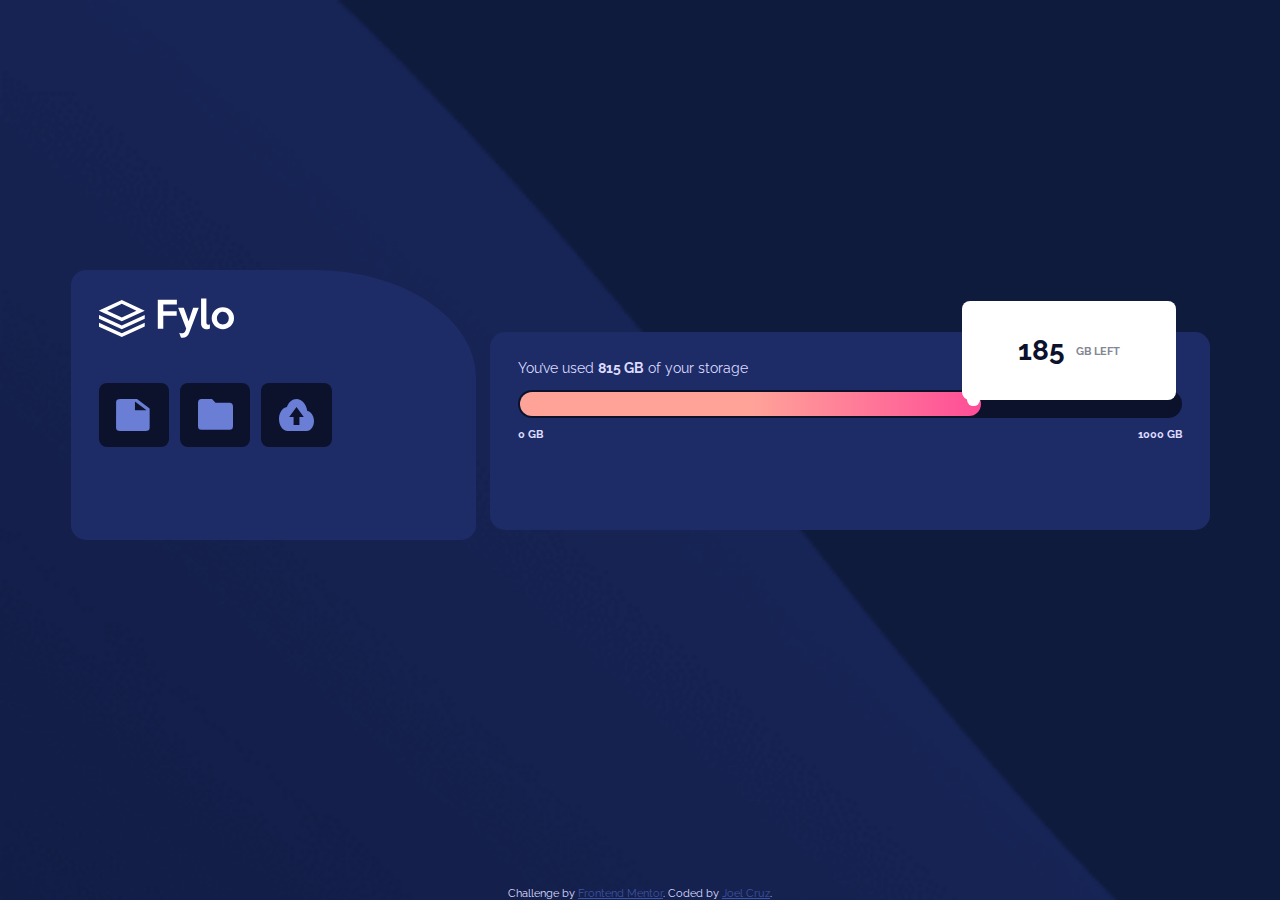
<file: Fylo data storage component master/index.html>
<!DOCTYPE html>
<html lang="en">
  <head>
    <meta charset="UTF-8" />
    <meta name="viewport" content="width=device-width, initial-scale=1.0" />
    <!-- displays site properly based on user's device -->

    <link
      rel="icon"
      type="image/png"
      sizes="32x32"
      href="./images/favicon-32x32.png"
    />

    <link rel="stylesheet" href="styles/style.css" />

    <title>Frontend Mentor | Fylo data storage component</title>

    <!-- Feel free to remove these styles or customise in your own stylesheet 👍 -->
    <style>
      .attribution {
        font-size: 11px;
        text-align: center;
      }
      .attribution a {
        color: hsl(228, 45%, 44%);
      }
    </style>
  </head>
  <body>
    <header class="header">
      <h1>Fylo data storage</h1>
      <img class="logo" src="images/logo.svg" alt="fylo logo" />
      <section class="options" aria-label="options">
        <h2>Options</h2>
        <div class="option" aria-label="files option">
          <img src="images/icon-document.svg" alt="files option icon" />
        </div>
        <div class="option" aria-label="storage option">
          <img src="images/icon-folder.svg" alt="storage option icon" />
        </div>
        <div class="option" aria-label="upload option">
          <img src="images/icon-upload.svg" alt="upload option icon" />
        </div>
      </section>
    </header>

    <main class="main">
      <h2>Storage state info</h2>
      <p>You’ve used <b>815 GB</b> of your storage</p>
      <div class="storage-bar" aria-label="storage used bar">
        <div class="value-bar"></div>
      </div>
      <p class="values">0 GB<span>1000 GB</span></p>
      <div class="storage-indicator" aria-label="available storage idicator">
        <p>185 <span>GB LEFT</span></p>
      </div>
    </main>

    <footer class="attribution" aria-label="author links">
      Challenge by
      <a
        href="https://www.frontendmentor.io?ref=challenge"
        target="_blank"
        aria-label="author Fronted Mentor link"
        >Frontend Mentor</a
      >. Coded by
      <a
        href="https://github.com/Joel252/Frontend-Mentor-Solutions/tree/master/Fylo%20data%20storage%20component%20master"
        aria-label="author repository link"
        >Joel Cruz</a
      >.
    </footer>
  </body>
</html>
</file>
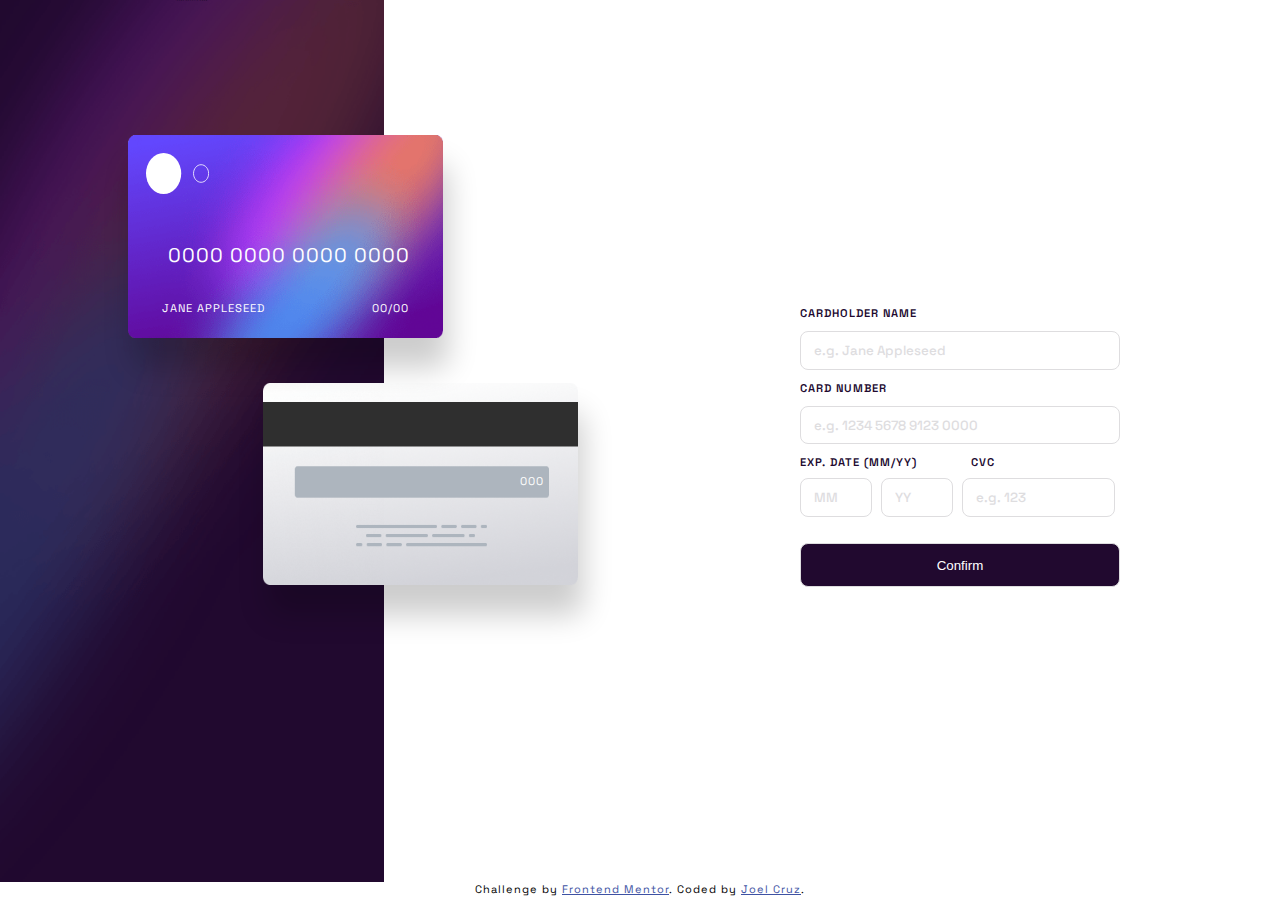
<file: Interactive card details form main/index.html>
<!DOCTYPE html>
<html lang="en">
  <head>
    <meta charset="UTF-8" />
    <meta name="viewport" content="width=device-width, initial-scale=1.0" />
    <!-- displays site properly based on user's device -->

    <link
      rel="icon"
      type="image/png"
      sizes="32x32"
      href="./images/favicon-32x32.png"
    />

    <link rel="stylesheet" href="styles/style.css" />

    <title>Frontend Mentor | Interactive card details form</title>

    <!-- Feel free to remove these styles or customise in your own stylesheet 👍 -->
    <style>
      .attribution {
        font-size: 11px;
        text-align: center;
      }
      .attribution a {
        color: hsl(228, 45%, 44%);
      }
    </style>
  </head>
  <body>
    <header class="header">
      <h1>Card details form</h1>
      <img class="bg-mobile" src="images/bg-main-mobile.png" />
      <img class="bg-desktop" src="images/bg-main-desktop.png" />

      <section class="card-container" aria-labelledby="card details view">
        <div id="front-card" class="card card--front">
          <img class="card__logo" src="images/card-logo.svg" />
          <img src="images/bg-card-front.png" />
          <p class="card__number">0000 0000 0000 0000</p>
          <p class="card__owner">Jane Appleseed</p>
          <p class="card__date">00/00</p>
        </div>
        <div id="back-card" class="card card--back">
          <img src="images/bg-card-back.png" />
          <p class="card__cvc">000</p>
        </div>
      </section>
    </header>

    <main class="main">
      <form class="form" action="" method="" aria-labelledby="card detail">
        <label for="card-name">Cardholder Name</label>
        <input
          type="text"
          name="card-name"
          id="card-name"
          placeholder="e.g. Jane Appleseed"
        />
        <p
          id="error-name"
          class="form--error hidden"
          aria-label="error message"
        >
          Can't be blank
        </p>
        <label for="card-number">Card Number</label>
        <input
          type="text"
          name="card-number"
          id="card-number"
          placeholder="e.g. 1234 5678 9123 0000"
        />
        <p
          id="error-number"
          class="form--error hidden"
          aria-label="error message"
        >
          Wrong format, numbers only
        </p>
        <section class="form--section" aria-label="exp input date and cvv">
          <label for="">Exp. Date (MM/YY)</label>
          <label for="card-cvv">cvc</label>
          <input
            type="number"
            name="card-month"
            id="card-month"
            placeholder="MM"
          />
          <input
            type="number"
            name="card-year"
            id="card-year"
            placeholder="YY"
          />
          <input
            type="text"
            name="card-cvc"
            id="card-cvc"
            class="form--input-cvc"
            placeholder="e.g. 123"
          />
          <p
            id="error-date"
            class="form--error hidden"
            aria-label="error message"
          >
            Can't be blank
          </p>
          <p
            id="error-cvc"
            class="form--error hidden"
            aria-label="error message"
          >
            Can't be blank
          </p>
        </section>
        <input id="btn-confirm" class="button" type="submit" value="Confirm" />
      </form>

      <!-- Completed state start -->
      <section class="completed-state hidden" aria-label="completed state">
        <img
          class="completed-state__img"
          src="images/icon-complete.svg"
          alt="complete"
        />
        <h2 class="completed-state__h2">Thank you!</h2>
        <p class="completed-state__p">We've added your card details</p>
        <input class="button" type="submit" value="Continue" />
      </section>
    </main>

    <footer class="attribution" aria-label="author links">
      Challenge by
      <a
        href="https://www.frontendmentor.io?ref=challenge"
        target="_blank"
        aria-label="author Fronted Mentor link"
        >Frontend Mentor</a
      >. Coded by
      <a
        href="https://github.com/Joel252/Frontend-Mentor-Solutions/tree/master/Interactive%20card%20details%20form%20main"
        aria-label="author repository link"
        >Joel Cruz</a
      >.
    </footer>

    <script src="js/main.js"></script>
  </body>
</html>
</file>
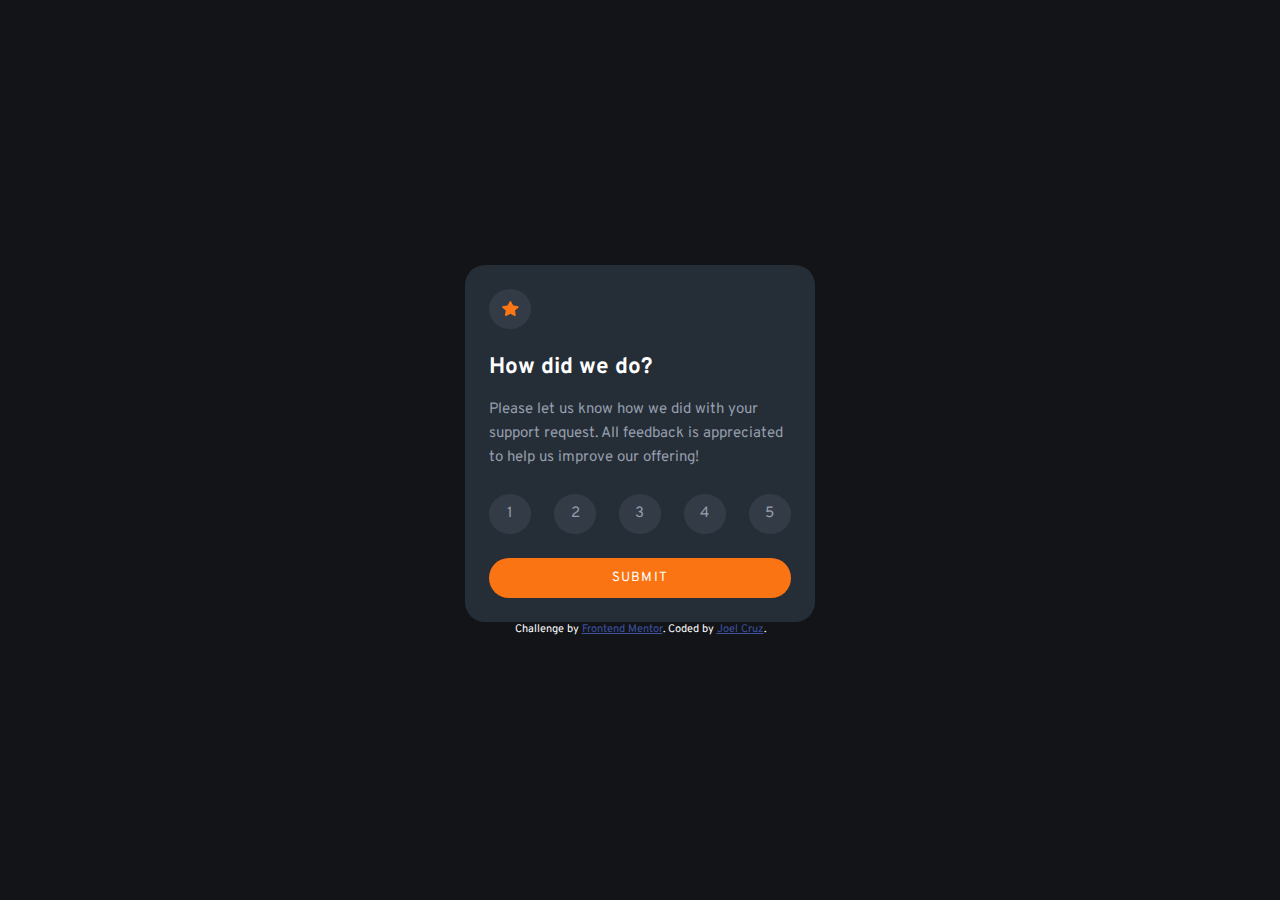
<file: Interactive rating component/index.html>
<!DOCTYPE html>
<html lang="en">
  <head>
    <meta charset="UTF-8" />
    <meta name="viewport" content="width=device-width, initial-scale=1.0" />
    <!-- displays site properly based on user's device -->

    <link
      rel="icon"
      type="image/png"
      sizes="32x32"
      href="./images/favicon-32x32.png"
    />

    <link rel="stylesheet" href="styles/style.css" />

    <title>Frontend Mentor | Interactive rating component</title>

    <!-- Feel free to remove these styles or customise in your own stylesheet 👍 -->
    <style>
      .attribution {
        font-size: 11px;
        text-align: center;
      }
      .attribution a {
        color: hsl(228, 45%, 44%);
      }
    </style>
  </head>
  <body>
    <!-- Rating state start -->
    <section id="container-form" class="container">
      <section class="card">
        <div class="card__icon">
          <img src="images/icon-star.svg" alt="icon rating" />
        </div>
        <div class="card__text">
          <h2>How did we do?</h2>
          <p>
            Please let us know how we did with your support request. All
            feedback is appreciated to help us improve our offering!
          </p>
        </div>
        <div class="card__ratings">
          <div class="card__ratings--rating">1</div>
          <div class="card__ratings--rating">2</div>
          <div class="card__ratings--rating">3</div>
          <div class="card__ratings--rating">4</div>
          <div class="card__ratings--rating">5</div>
        </div>
        <button type="submit">SUBMIT</button>
      </section>
    </section>
    <!-- Rating state end -->

    <!-- Thank you state start -->
    <section id="container-msj" class="container">
      <section class="card">
        <div class="card__img-content">
          <img src="images/illustration-thank-you.svg" alt="image decoration" />
        </div>
        <!-- Add rating here -->
        <div class="card__rating">
          <p>You selected <span>-</span> out of 5</p>
        </div>
        <div class="card__text card__text--center">
          <h2>Thank you!</h2>
          <p>
            We appreciate you taking the time to give a rating. If you ever need
            more support, don’t hesitate to get in touch!
          </p>
        </div>
      </section>
    </section>
    <!-- Thank you state end -->

    <div class="attribution">
      Challenge by
      <a href="https://www.frontendmentor.io?ref=challenge" target="_blank"
        >Frontend Mentor</a
      >. Coded by
      <a
        href="https://github.com/Joel252/Frontend-Mentor-Solutions/tree/master/Interactive%20rating%20component"
        >Joel Cruz</a
      >.
    </div>
    <script src="js/main.js"></script>
  </body>
</html>
</file>
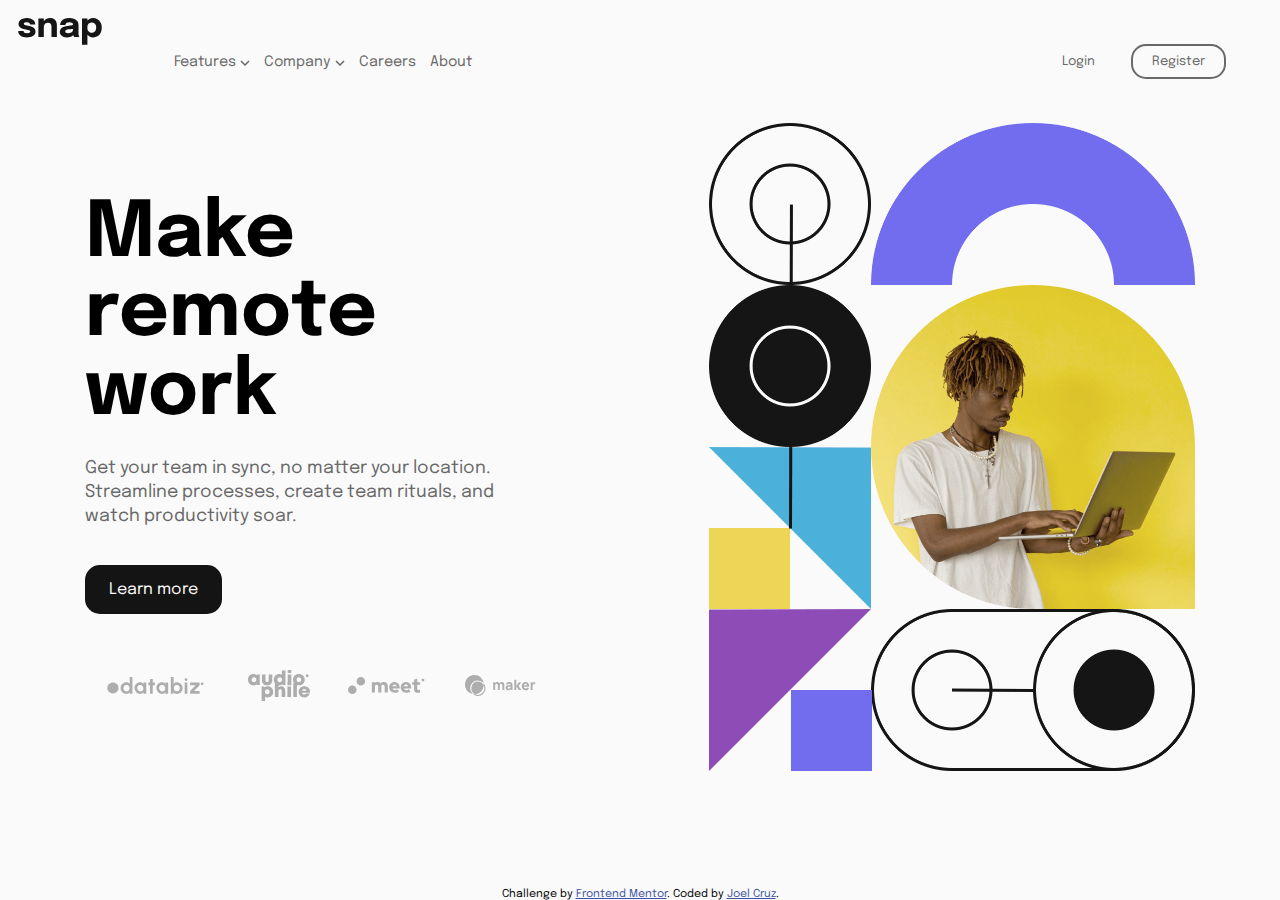
<file: Intro section with dropdown navigation/index.html>
<!DOCTYPE html>
<html lang="en">
  <head>
    <meta charset="UTF-8" />
    <meta name="viewport" content="width=device-width, initial-scale=1.0" />
    <!-- displays site properly based on user's device -->

    <link
      rel="icon"
      type="image/png"
      sizes="32x32"
      href="./images/favicon-32x32.png"
    />
    <link rel="stylesheet" href="styles/style.css" />

    <title>Frontend Mentor | Intro section with dropdown navigation</title>

    <!-- Feel free to remove these styles or customise in your own stylesheet 👍 -->
    <style>
      .attribution {
        font-size: 11px;
        text-align: center;
      }
      .attribution a {
        color: hsl(228, 45%, 44%);
      }
    </style>
  </head>
  <body>
    <header>
      <a class="logo" href="#" aria-label="snap home page">
        <img src="images/logo.svg" alt="snap logo" />
      </a>
      <!--Nav desktop start-->
      <nav class="nav">
        <section class="option" aria-label="menu">
          <a id="features-content" href="#" aria-label="features content">
            Features
            <img
              src="images/icon-arrow-down.svg"
              alt="collapse content"
              class="extend"
            />
            <img
              src="images/icon-arrow-up.svg"
              alt="extend content"
              class="hidden"
            />
          </a>
          <ul id="nav-features" class="hidden">
            <li>
              <a href="#" aria-label="todo list tab"
                ><img src="images/icon-todo.svg" alt="todo icon" />
                Todo List
              </a>
            </li>
            <li>
              <a href="#" aria-label="calendar tab">
                <img src="images/icon-calendar.svg" alt="calendar icon" />
                Calendar
              </a>
            </li>
            <li>
              <a href="#" aria-label="reminders tab">
                <img src="images/icon-reminders.svg" alt="reminders icon" />
                Reminders
              </a>
            </li>
            <li>
              <a href="#" aria-label="planning tab">
                <img src="images/icon-planning.svg" alt="planning icon" />
                Planning
              </a>
            </li>
          </ul>
          <a id="companies-content" href="#" aria-label="company content">
            Company
            <img src="images/icon-arrow-down.svg" alt="collapse content" />
            <img
              src="images/icon-arrow-up.svg"
              alt="extend content"
              class="hidden"
            />
          </a>
          <ul id="nav-companies" class="hidden">
            <li><a href="#" aria-label="history tab">History</a></li>
            <li><a href="#" aria-label="our team tab">Our team</a></li>
            <li><a href="#" aria-label="blog tab">Blog</a></li>
          </ul>
          <a href="#" aria-label="careers tab"> Careers </a>
          <a href="#" aria-label="about tab">About</a>
        </section>
        <section class="nav-buttons" aria-label="buttons for login on website">
          <a
            href="#"
            class="login"
            aria-label="link to login form"
            role="button"
            >Login</a
          >
          <a
            href="#"
            class="register"
            aria-label="link to register form"
            role="button"
            >Register</a
          >
        </section>
      </nav>
      <!--Nav mobile end-->

      <a id="open-menu" href="#" aria-label="icon to expand the menu">
        <img src="images/icon-menu.svg" alt="open menu" />
      </a>

      <!--Nav mobile start-->
      <div class="overlay hidden">
        <nav class="navmovile">
          <a id="close-menu" href="#" aria-label="icon to expand the menu">
            <img src="images/icon-close-menu.svg" alt="close menu" />
          </a>
          <a id="navmobile-features-content" href="#" aria-label="features content">
            Features
            <img src="images/icon-arrow-down.svg" alt="collapse content" />
            <img
              src="images/icon-arrow-up.svg"
              alt="extend content"
              class="hidden"
            />
          </a>
          <ul id="navmobile-features" class="hidden">
            <li>
              <a href="#" aria-label="todo list tab"
                ><img src="images/icon-todo.svg" alt="todo icon" />
                Todo List
              </a>
            </li>
            <li>
              <a href="#" aria-label="calendar tab">
                <img src="images/icon-calendar.svg" alt="calendar icon" />
                Calendar
              </a>
            </li>
            <li>
              <a href="#" aria-label="reminders tab">
                <img src="images/icon-reminders.svg" alt="reminders icon" />
                Reminders
              </a>
            </li>
            <li>
              <a href="#" aria-label="planning tab">
                <img src="images/icon-planning.svg" alt="planning icon" />
                Planning
              </a>
            </li>
          </ul>
          <a id="navmobile-companies-content" href="#" aria-label="company content">
            Company
            <img src="images/icon-arrow-down.svg" alt="collapse content" />
            <img
              src="images/icon-arrow-up.svg"
              alt="extend content"
              class="hidden"
            />
          </a>
          <ul id="navmobile-companies" class="hidden">
            <li><a href="#" aria-label="history tab">History</a></li>
            <li><a href="#" aria-label="our team tab">Our team</a></li>
            <li><a href="#" aria-label="blog tab">Blog</a></li>
          </ul>
          <a href="#" aria-label="careers tab"> Careers </a>
          <a href="#" aria-label="about tab">About</a>

          <section class="buttons" aria-label="buttons for login on website">
            <a
              href="#"
              class="login"
              aria-label="link to login form"
              role="button"
              >Login</a
            >
            <a
              href="#"
              class="register"
              aria-label="link to register form"
              role="button"
              >Register</a
            >
          </section>
        </nav>
      </div>
      <!--Nav mobile end-->
    </header>

    <section class="banner" role="banner">
      <img
        src="images/image-hero-mobile.png"
        alt="snap homepage banner"
        class="mobile-banner"
      />
      <img
        src="images/image-hero-desktop.png"
        alt="snap homepage banner"
        class="desktop-banner"
      />
    </section>

    <main>
      <h1>Make remote work</h1>

      <article>
        <p>
          Get your team in sync, no matter your location. Streamline processes,
          create team rituals, and watch productivity soar.
        </p>
        <a
          href="#"
          class="button"
          aria-label="link to content about remote work"
          role="button"
          >Learn more</a
        >
      </article>

      <section class="clients" aria-label="clients that validate the website">
        <div>
          <img src="images/client-databiz.svg" alt="logo from databiz" />
        </div>
        <div>
          <img src="images/client-audiophile.svg" alt="logo from audiophile" />
        </div>
        <div>
          <img src="images/client-meet.svg" alt="logo from meet" />
        </div>
        <div>
          <img src="images/client-maker.svg" alt="logo from maker" />
        </div>
      </section>
    </main>

    <footer class="attribution">
      Challenge by
      <a
        href="https://www.frontendmentor.io?ref=challenge"
        target="_blank"
        aria-label="link to Frontend Mentor"
        >Frontend Mentor</a
      >. Coded by
      <a
        href="https://github.com/Joel252/Frontend-Mentor-Solutions/tree/master/Intro%20section%20with%20dropdown%20navigation"
        aria-label="link to author repository"
        >Joel Cruz</a
      >.
    </footer>

    <script src="main.js"></script>
  </body>
</html>
</file>
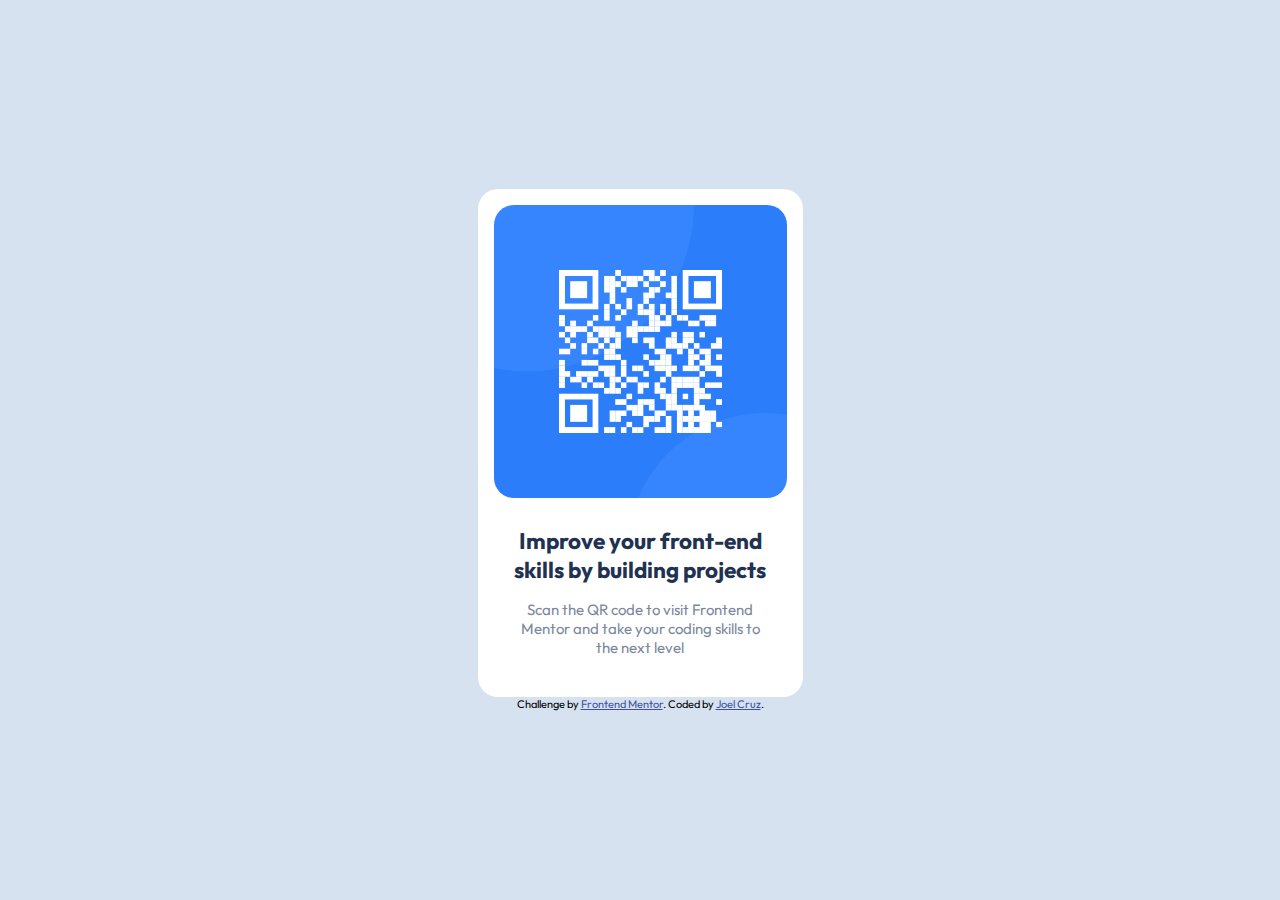
<file: QR code component/index.html>
<!DOCTYPE html>
<html lang="en">
  <head>
    <meta charset="UTF-8" />
    <meta name="viewport" content="width=device-width, initial-scale=1.0" />
    <!-- displays site properly based on user's device -->

    <link
      rel="icon"
      type="image/png"
      sizes="32x32"
      href="./images/favicon-32x32.png"/>

    <link rel="stylesheet" href="styles/style.css" />

    <title>Frontend Mentor | QR code component</title>

    <!-- Feel free to remove these styles or customise in your own stylesheet 👍 -->
    <style>
      .attribution {
        font-size: 11px;
        text-align: center;
      }
      .attribution a {
        color: hsl(228, 45%, 44%);
      }
    </style>
  </head>
  <body>
    <section class="container">
        <div class="card">
          <img src="images/image-qr-code.png" alt="QR preview" />
          <div class="text">
              <h2>Improve your front-end skills by building projects</h2>
              <p>Scan the QR code to visit Frontend Mentor and take your coding skills to the next level</p>
          </div>
        </div>
    </section>
    
    <div class="attribution">
        Challenge by
      <a href="https://www.frontendmentor.io?ref=challenge" target="_blank">Frontend Mentor</a>. Coded by
      <a href="https://github.com/Joel252/Frontend-Mentor-Solutions/tree/master/QR%20code%20component">Joel Cruz</a>.
    </div>
  </body>
</html>
</file>
<file: Fylo data storage component master/styles/style.css>
@import url("https://fonts.googleapis.com/css2?family=Raleway:wght@400;700&display=swap");

:root {
  /* Primary color */
  --Gradient: linear-gradient(
    90deg,
    hsl(6, 100%, 80%),
    hsl(6, 100%, 80%),
    hsl(335, 100%, 65%)
  );
  /* Neutral colors */
  --Pale-Blue: hsl(243, 100%, 93%);
  --Grayish-Blue: hsl(229, 7%, 55%);
  --Dark-Blue: hsl(228, 56%, 26%);
  --Very-Dark-Blue: hsl(229, 57%, 11%);
}
* {
  margin: 0;
  padding: 0;
}
body {
  font-family: "Raleway", sans-serif;
  font-size: 14px;
  color: var(--Pale-Blue);
  height: 90vh;
  background-image: url("../images/bg-mobile.png");
  background-size: cover;
  display: flex;
  flex-direction: column;
  justify-content: center;
  align-items: center;
  gap: 1em;
}

/* Header styles */
h1,
h2 {
  font-size: 0px;
}
.header {
  background-color: var(--Dark-Blue);
  border-radius: 15px 40% 15px 15px;
  padding: 2em;
  box-sizing: border-box;
  height: 30vh;
  width: 45vh;
  min-height: 190px;
  min-width: 310px;
}
.options {
  padding: 3em 0;
  width: 70%;
  height: 30%;
  display: flex;
}
.option {
  background-color: var(--Very-Dark-Blue);
  border-radius: 8px;
  width: 30%;
  height: 100%;
  margin-right: 0.8em;
  display: flex;
  justify-content: center;
  align-items: center;
}
.option img {
  width: 50%;
  height: 50%;
}

/* Main styles */
.main {
  background-color: var(--Dark-Blue);
  border-radius: 15px;
  padding: 2em;
  box-sizing: border-box;
  height: 20vh;
  min-height: 140px;
  width: 45vh;
  min-width: 310px;
  text-align: center;
}
.storage-bar {
  background: var(--Very-Dark-Blue);
  border-radius: 15px;
  margin-top: 1em;
  width: 100%;
  height: 20%;
  padding: 0.15em;
  box-sizing: border-box;
}
.value-bar {
  background: var(--Gradient);
  border-radius: 15px;
  width: 70%;
  height: 100%;
  position: relative;
}
.value-bar::after {
  content: "";
  display: block;
  background: white;
  width: 0.7em;
  height: 0.7em;
  border-radius: 50%;
  position: absolute;
  margin: 0.1em;
  right: 0;
}
.values {
  width: 100%;
  display: flex;
  justify-content: space-between;
  font-weight: bold;
  font-size: 0.8em;
  padding-top: 0.8em;
}
.storage-indicator {
  background-color: white;
  border-radius: 8px;
  padding: 0.5em;
  width: 60%;
  height: 70%;
  position: relative;
  top: 1em;
  left: 3.5em;
  display: flex;
  justify-content: center;
  align-items: center;
}
.storage-indicator p {
  color: var(--Very-Dark-Blue);
  font-size: 2em;
  font-weight: bold;
  display: flex;
  align-items: center;
  gap: 0.4em;
}
.storage-indicator span {
  color: var(--Grayish-Blue);
  font-size: 0.4em;
}

.attribution {
  position: absolute;
  bottom: 0;
}

@media screen and (min-width: 769px) {
  body {
    flex-direction: row;
    align-items: center;
  }
  .main {
    margin-top: 4%;
    height: 22vh;
    width: 80vh;
    text-align: left;
  }
  .value-bar::after {
    width: 0.9em;
    height: 0.9em;
  }
  .storage-indicator {
    width: 30%;
    height: 60%;
    position: relative;
    top: -10em;
    left: 67%;
  }
  .storage-indicator::after {
    content: "";
    display: block;
    border-left: 2em solid transparent;
    border-top: 1em solid white;
    border-right: 2em solid white;
    border-bottom: 1em solid transparent;
    box-sizing: border-box;
    width: 2em;
    height: 2em;
    position: absolute;
    right: 0;
    top: 3.5em;
  }
}
</file>
<file: Interactive card details form main/styles/style.css>
@import url("https://fonts.googleapis.com/css2?family=Space+Grotesk:wght@500&display=swap");

:root {
  --Active-input-border: hsl(249, 99%, 64%) to hsl(278, 94%, 30%);
  --input-errors: hsl(0, 100%, 66%);
  --Lightgrayish-violet: hsl(270, 3%, 87%);
  --Darkgrayish-violet: hsl(279, 6%, 55%);
  --Verydark-violet: hsl(278, 68%, 11%);
}
* {
  margin: 0;
  padding: 0;
}
body {
  font-family: "Space Grotesk", sans-serif;
  font-size: 18px;
  text-transform: uppercase;
  letter-spacing: 1px;
}

/* Header styles*/
.header {
  width: 100%;
  height: 30vh;
  min-height: 150px;
  display: flex;
  justify-content: center;
}
h1 {
  position: absolute;
  font-size: 1px;
}
.bg-mobile {
  width: 100%;
  height: 100%;
}
.bg-desktop {
  display: none;
}

/* Card views styles*/
.card-container {
  position: absolute;
  height: 32vh;
  min-width: 320px;
  min-height: 200px;
  top: 3vh;
}
.card {
  width: 80%;
  height: 60%;
  border-radius: 10px;
  position: absolute;
  color: white;
  box-shadow: 5px 30px 30px #00000033;
}
.card--front {
  bottom: 0;
  z-index: 1;
}
.card--back {
  top: 0;
  right: 0;
}
.card__owner,
.card__date,
.card__cvc {
  font-size: 0.7rem;
}
.card img {
  width: 100%;
  height: 100%;
}
.card .card__logo {
  position: absolute;
  width: 20%;
  height: 20%;
  top: 1em;
  left: 1em;
}
.card__cvc {
  position: absolute;
  right: 2.5em;
  top: 44%;
}
.card__number {
  position: absolute;
  font-size: 0.9em;
  bottom: 2.5em;
  left: 2em;
}
.card__owner {
  position: absolute;
  left: 2.5em;
  bottom: 1em;
}
.card__date {
  position: absolute;
  right: 2.5em;
  bottom: 1em;
}

/* Form styles */
.main {
  width: 100%;
  padding: 4em 1.5em 1em 1.5em;
  box-sizing: border-box;
  display: flex;
  justify-content: center;
  align-items: center;
}
.form {
  width: 320px;
  display: flex;
  flex-direction: column;
}
.form label {
  padding: 1em 0;
  font-size: 0.7rem;
  font-weight: 600;
  color: var(--Verydark-violet);
}
.form input {
  padding: 0.8em 1em;
  font-weight: 600;
  border: 1px solid var(--Lightgrayish-violet);
  border-radius: 8px;
  color: var(--Verydark-violet);
}
.form input::placeholder {
  font-weight: 500;
  color: var(--Lightgrayish-violet);
  font-family: "Space Grotesk", sans-serif;
}
.form--section {
  display: flex;
  flex-wrap: wrap;
  gap: 0.5em;
}
.form--section label {
  margin-right: 4em;
  padding: 1em 0 0 0;
}
.form--section input {
  width: 13.5%;
}
.form .form--input-cvc {
  width: 39%;
}
input.button {
  background-color: var(--Verydark-violet);
  font-weight: 500;
  color: white;
  padding: 1em;
  margin-top: 2em;
  width: 100%;
  border-radius: 8px;
  border: 1px solid var(--Lightgrayish-violet);
}
.form--error {
  color: var(--input-errors);
  font-size: 8px;
  text-transform: none;
  padding: 0.8em 0 0 1em;
  font-weight: 600;
}
.form--section .form--error {
  padding-right: 9em;
}

/* footer styles*/
.attribution {
  font-size: 8px;
  text-transform: none;
  width: 100%;
}

.completed-state {
  display: flex;
  flex-direction: column;
  justify-content: center;
  align-items: center;
}

/* complete state styles */
.completed-state__h2 {
  font-weight: 500;
  letter-spacing: 3px;
  padding-top: 2em;
}
.completed-state__p {
  color: var(--Lightgrayish-violet);
  font-size: 0.8em;
  padding-top: 1em;
}

/**/
.hidden {
  display: none;
}

/* Media queries*/
@media (min-width: 1024px) {
  body {
    display: flex;
    flex-wrap: wrap;
    gap: 20%;
  }
  .header {
    width: 30%;
    height: 98vh;
  }
  .main {
    width: 50%;
    padding: 0;
  }
  .bg-mobile {
    display: none;
  }
  .bg-desktop {
    width: 100%;
    height: 100%;
    display: inline;
  }
  .card-container {
    min-width: 450px;
    min-height: 450px;
    top: 15vh;
    left: 10%;
  }
  .card {
    width: 70%;
    height: 45%;
  }
  .card--front {
    bottom: auto;
  }
  .card--back {
    top: auto;
    bottom: 0;
  }
  .card__cvc {
    position: absolute;
    right: 3em;
    top: 8.2em;
  }
  .card__number {
    position: absolute;
    font-size: 1.1em;
    bottom: 3.5em;
    left: 2em;
  }
  .card__owner {
    position: absolute;
    left: 3em;
    bottom: 2em;
  }
  .card__date {
    position: absolute;
    right: 3em;
    bottom: 2em;
  }
}
</file>
<file: Interactive rating component/styles/style.css>
@import url("https://fonts.googleapis.com/css2?family=Overpass:wght@400;700&display=swap");

:root {
  --color-primary: hsl(25, 97%, 53%);
  --Light-Grey: hsl(217, 12%, 63%);
  --Medium-Grey: hsla(216, 12%, 54%, 0.16);
  --Dark-Blue: hsl(213, 19%, 18%);
  --Very-Dark-Blue: hsl(216, 12%, 8%);
}
* {
  margin: 0;
  padding: 0;
}
body {
  background-color: var(--Very-Dark-Blue);
  font-family: "Overpass", sans-serif;
  font-size: 15px;
  height: 100vh;
  display: flex;
  justify-content: center;
  align-items: center;
  flex-direction: column;
  color: white;
}
.container {
  max-width: 350px;
}
.card {
  background-color: var(--Dark-Blue);
  border-radius: 20px;
  padding: 24px;
  display: flex;
  flex-direction: column;
  gap: 24px;
}
.card__icon {
  width: 14%;
  height: 40px;
  border-radius: 50%;
  background-color: var(--Medium-Grey);
  display: flex;
  justify-content: center;
  align-items: center;
}
.card__icon img {
  width: 40%;
}
.card__text p {
  color: var(--Light-Grey);
  line-height: 24px;
  padding-top: 16px;
}
.card__ratings {
  width: 100%;
  display: flex;
  flex-direction: row;
  justify-content: space-between;
}
.card__ratings--rating {
  background-color: var(--Medium-Grey);
  width: 14%;
  height: 40px;
  display: flex;
  justify-content: center;
  align-items: center;
  border-radius: 50%;
  color: var(--Light-Grey);
  cursor: pointer;
}
.card__ratings--rating:hover {
  background-color: var(--color-primary);
  color: white;
}
.selected {
  background-color: var(--Light-Grey);
  color: white;
}
.card button {
  width: 100%;
  height: 40px;
  border-radius: 20px;
  background-color: var(--color-primary);
  font-family: "Overpass", sans-serif;
  letter-spacing: 0.08em;
  color: white;
  border: none;
  cursor: pointer;
}
.card button:hover {
  color: var(--color-primary);
  background-color: white;
}
.card__img-content {
  margin: 8px auto 0px;
}
.card__rating {
  display: flex;
  justify-content: center;
}
.card__rating p {
  background-color: var(--Medium-Grey);
  border-radius: 20px;
  padding: 8px 16px;
  color: var(--color-primary);
}
.card__text--center {
  text-align: center;
}
#container-msj {
  display: none;
}
</file>
<file: Intro section with dropdown navigation/styles/style.css>
@import url("https://fonts.googleapis.com/css2?family=Epilogue:wght@500;700&display=swap");

:root {
  --Almost-White: hsl(0, 0%, 98%);
  --Medium-Gray: hsl(0, 0%, 41%);
  --Almost-Black: hsl(0, 0%, 8%);
}
* {
  margin: 0;
  padding: 0;
}
body {
  font-family: "Epilogue", sans-serif;
  font-size: 18px;
  height: 100vh;
  background-color: var(--Almost-White);
}
header {
  width: 100%;
  display: flex;
  justify-content: space-between;
}
.logo,
#open-menu {
  padding: 1em;
}
.banner img {
  width: 100%;
}

/* Main section styles */
main {
  padding: 3em 0;
  text-align: center;
}
main h1 {
  font-size: 2em;
}
main article {
  padding-top: 24px;
}
article p {
  color: var(--Medium-Gray);
  line-height: 24px;
  padding: 0px 1em 2.5em 1em;
  font-size: 1rem;
}
article .button {
  background-color: var(--Almost-Black);
  padding: 1em 1.5em;
  border-radius: 15px;
  color: var(--Almost-White);
  text-decoration: none;
  font-size: 1rem;
}
article .button:hover {
  background-color: var(--Almost-White);
  color: var(--Almost-Black);
  border: 1px solid var(--Almost-Black);
}
.clients {
  padding: 4em 0.5em;
  display: flex;
  justify-content: space-around;
  align-items: center;
}
.clients img {
  width: 85%;
}

/* Overlay screen */
.overlay {
  width: 100%;
  height: 100vh;
  position: fixed;
  background-color: #000000ac;
  display: flex;
  justify-content: right;
}

/* Mobile nav styles */
.navmovile {
  padding: 1em;
  box-sizing: border-box;
  background-color: var(--Almost-White);
  width: 40vh;
  height: 100%;
  line-height: 2em;
  display: flex;
  flex-direction: column;
}
#close-menu {
  width: 100%;
  display: flex;
  justify-content: right;
}
.navmovile img {
  padding-right: 0.5em;
}
.navmovile a {
  text-decoration: none;
  color: var(--Medium-Gray);
  font-size: 0.9rem;
  margin-left: 1em;
}
.navmovile a:hover {
  color: var(--Almost-Black);
}
.navmovile ul li {
  list-style: none;
  margin-left: 1em;
}
.buttons {
  padding-top: 1em;
  display: flex;
  flex-direction: column;
  text-align: center;
}
.buttons .login,
.buttons .register {
  font-size: 0.8rem;
  color: var(--Medium-Gray);
  text-decoration: none;
}
.buttons .register {
  border: 2px solid var(--Medium-Gray);
  border-radius: 15px;
}
.buttons .register:hover {
  border: 2px solid var(--Almost-Black);
}

/* Styles to change hidden */
.hidden {
  display: none;
}
.show {
  display: flex;
  flex-direction: column;
}

/* Desktop nav styles */
.nav {
  width: 100%;
  display: flex;
  justify-content: space-between;
  align-items: center;
  padding: 0 3em;
}
.nav .option a {
  margin-right: 10px;
  text-decoration: none;
  color: var(--Medium-Gray);
  font-size: 0.9rem;
}
.nav-buttons {
  display: flex;
  align-items: center;
  gap: 2em;
}
.nav-buttons .login,
.nav-buttons .register {
  font-size: 0.8rem;
  color: var(--Medium-Gray);
  text-decoration: none;
}
.nav-buttons .register {
  padding: 0.7em 1.5em;
  border: 2px solid var(--Medium-Gray);
  border-radius: 15px;
}
.nav-buttons .register:hover {
  border: 2px solid var(--Almost-Black);
}
.nav a:hover {
  color: var(--Almost-Black);
}
#nav-features {
  position: absolute;
  background-color: var(--Almost-White);
  box-shadow: 0 0 30px 1px #00000033;
  padding: 1em;
  line-height: 1.5em;
  border-radius: 15px;
  list-style: none;
  left: 6.5em;
  top: 3.5em;
}
#nav-companies {
  position: absolute;
  background-color: var(--Almost-White);
  box-shadow: 0 0 30px 1px #00000033;
  padding: 1em;
  line-height: 1.5em;
  border-radius: 15px;
  list-style: none;
  left: 13.5em;
  top: 3.5em;
}

/* Media queries */
@media (min-width: 769px) {
  #open-menu {
    display: none;
  }
  body {
    display: flex;
    flex-wrap: wrap;
    flex-direction: row-reverse;
    justify-content: space-evenly;
  }
  .mobile-banner {
    display: none;
  }
  .banner {
    height: 72vh;
    display: flex;
  }
  main {
    text-align: left;
    width: 38%;
    padding: 4em 3em 0 0;
  }
  main h1 {
    font-size: 4.8rem;
  }
  main p {
    font-size: 1.1rem;
    padding: 0 3em 3em 0;
  }
  footer {
    width: 100%;
    align-self: end;
  }
}
@media (max-width: 768px) {
  .nav {
    display: none;
  }
  .desktop-banner {
    display: none;
  }
}
</file>
<file: QR code component/styles/style.css>
@import url('https://fonts.googleapis.com/css2?family=Outfit:wght@400;700&family=Raleway:wght@700&display=swap');

:root {
  --Light-gray: hsl(212, 45%, 89%);
  --Grayish-blue: hsl(220, 15%, 55%);
  --Dark-blue: hsl(218, 44%, 22%);
}
*{
  margin: 0;
  padding: 0;
}
body {
  font-family: 'Outfit', sans-serif;
  background-color: var(--Light-gray);
  font-size: 15px;
  height: 100vh;
  display: flex;
  justify-content: center;
  align-items: center;
  flex-direction: column;
}
.container {
  max-width: 325px;
}
.card {
  background-color: white;
  border-radius: 20px;
  padding: 16px;
  text-align: center;
}
.card img {
  width: 100%;
  background-color: cadetblue;
  border-radius: 20px;
}
.text {
  padding: 24px 16px; 
}
.text h2 {
  color: var(--Dark-blue);
}
.text p {
  padding-top: 16px;
  color:var(--Grayish-blue)
}
</file>
